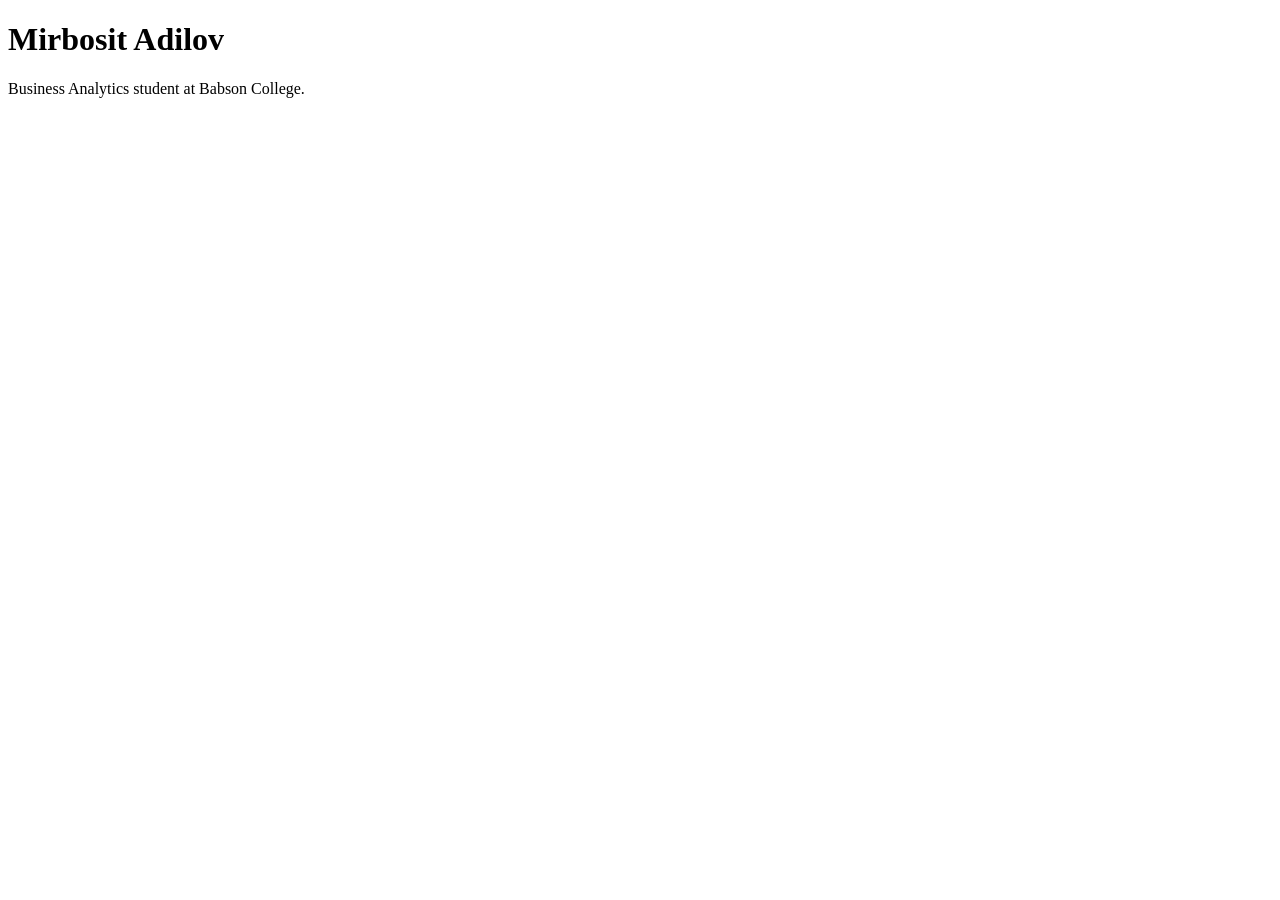
<file: index.html>
<!DOCTYPE html>
<html lang="en">
<head>
  <title>Mirbosit Adilov</title>
</head>
<body>
  <h1>Mirbosit Adilov</h1>
  <p>Business Analytics student at Babson College.</p>

  <nav>
    <a href="hello.html">
</file>
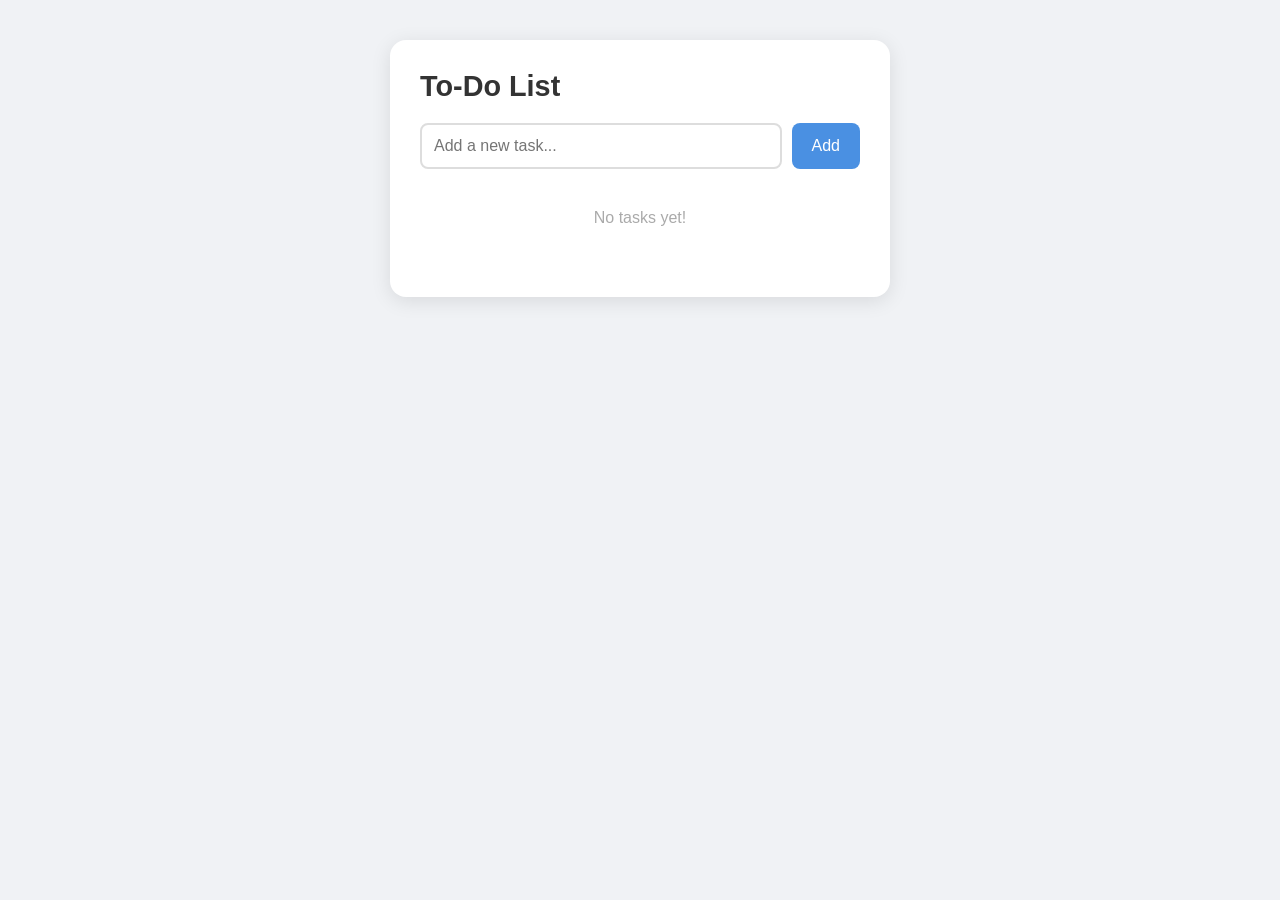
<file: todo/index.html>
<!DOCTYPE html>
<html lang="en">
<head>
  <meta charset="UTF-8">
  <meta name="viewport" content="width=device-width, initial-scale=1.0">
  <title>To-Do App</title>
  <style>
    * { margin: 0; padding: 0; box-sizing: border-box; }
    body {
      font-family: Arial, sans-serif;
      background: #f0f2f5;
      min-height: 100vh;
      padding: 40px 20px;
    }
    .container {
      max-width: 500px;
      margin: 0 auto;
      background: white;
      border-radius: 16px;
      padding: 30px;
      box-shadow: 0 4px 20px rgba(0,0,0,0.1);
    }
    h1 {
      font-size: 1.8em;
      margin-bottom: 20px;
      color: #333;
    }
    .add-row {
      display: flex;
      gap: 10px;
      margin-bottom: 20px;
    }
    input {
      flex: 1;
      padding: 12px;
      border: 2px solid #ddd;
      border-radius: 8px;
      font-size: 1em;
    }
    input:focus { outline: none; border-color: #4a90e2; }
    button {
      padding: 12px 20px;
      background: #4a90e2;
      color: white;
      border: none;
      border-radius: 8px;
      cursor: pointer;
      font-size: 1em;
    }
    button:hover { background: #357abd; }
    .todo-item {
      display: flex;
      align-items: center;
      gap: 12px;
      padding: 12px;
      border-bottom: 1px solid #f0f0f0;
    }
    .todo-item.done span { text-decoration: line-through; color: #aaa; }
    .todo-item span { flex: 1; }
    .delete-btn {
      background: #e74c3c;
      padding: 6px 12px;
      font-size: 0.8em;
    }
    .stats { margin-top: 20px; color: #888; font-size: 0.9em; }
  </style>
</head>
<body>
  <div class="container">
    <h1>To-Do List</h1>
    <div class="add-row">
      <input type="text" id="todoInput" placeholder="Add a new task..." />
      <button onclick="addTodo()">Add</button>
    </div>
    <div id="todoList"></div>
    <div class="stats" id="stats"></div>
  </div>
  <script src="script.js"></script>
</body>
</html>
</file>
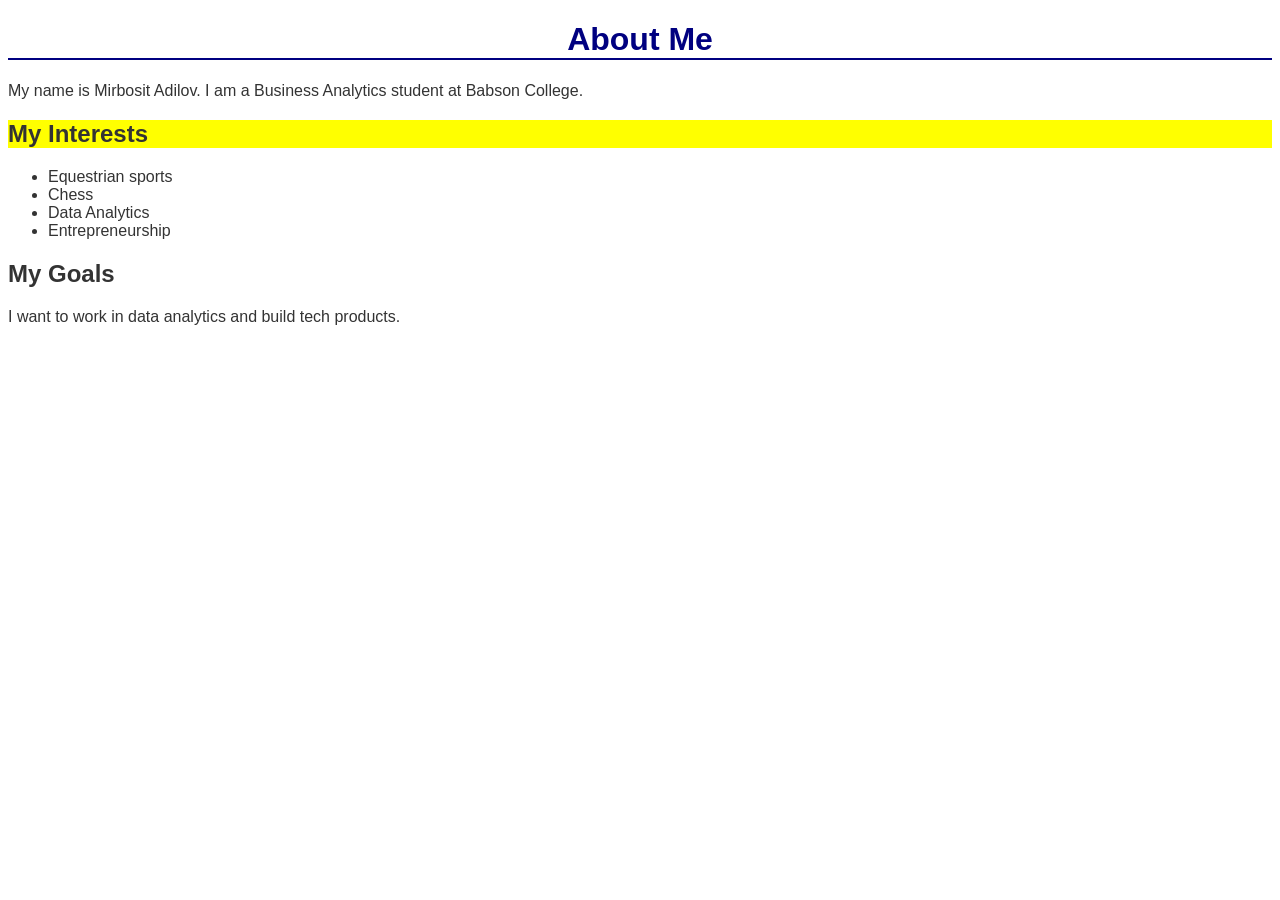
<file: about-me.html>
<!DOCTYPE html>
<html lang="en">
<head>
    <link rel="stylesheet" href="css/styles.css">
  <title>About Me</title>
</head>
<body>
  <h1 id="main-title">About Me</h1>
  <p>My name is Mirbosit Adilov. I am a Business Analytics student at Babson College.</p>

  <h2 class="highlight">My Interests</h2>
  <ul>
    <li>Equestrian sports</li>
    <li>Chess</li>
    <li>Data Analytics</li>
    <li>Entrepreneurship</li>
  </ul>

  <h2>My Goals</h2>
  <p>I want to work in data analytics and build tech products.</p>
</body>
</html>
</file>
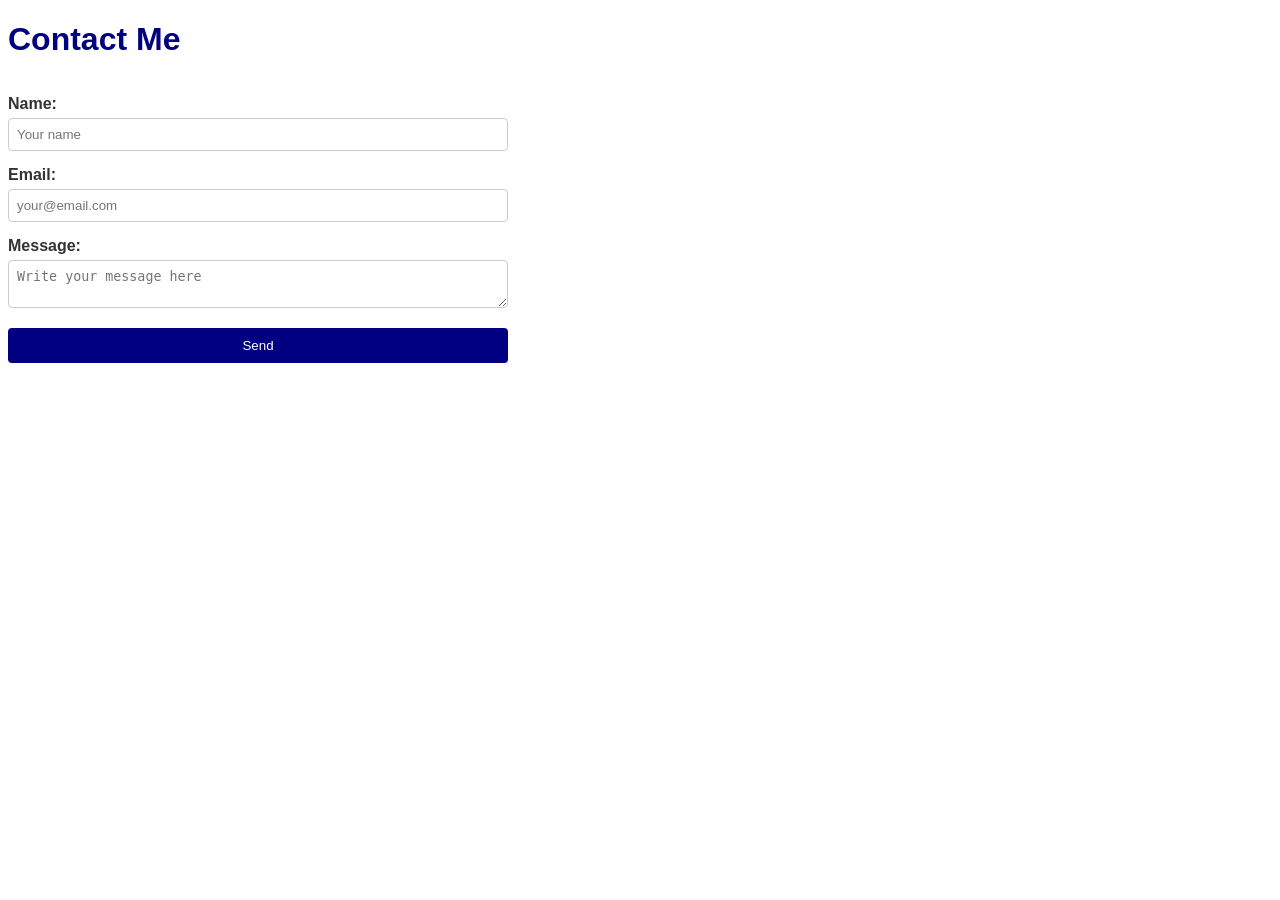
<file: contact.html>
<!doctype html>
<html lang="en">
<head>
  <meta charset="UTF-8" />
  <title>Contact</title>
  <link rel="stylesheet" href="css/styles.css">
</head>
<body>
  <h1>Contact Me</h1>
  <form action="https://oim.zhili.dev/echo/view" method="POST">
    
    <label for="name">Name:</label>
    <input type="text" id="name" name="name" placeholder="Your name" required />

    <label for="email">Email:</label>
    <input type="email" id="email" name="email" placeholder="your@email.com" required />

    <label for="message">Message:</label>
    <textarea id="message" name="message" placeholder="Write your message here" required></textarea>

    <button type="submit">Send</button>
  </form>
</body>
</html>
</file>
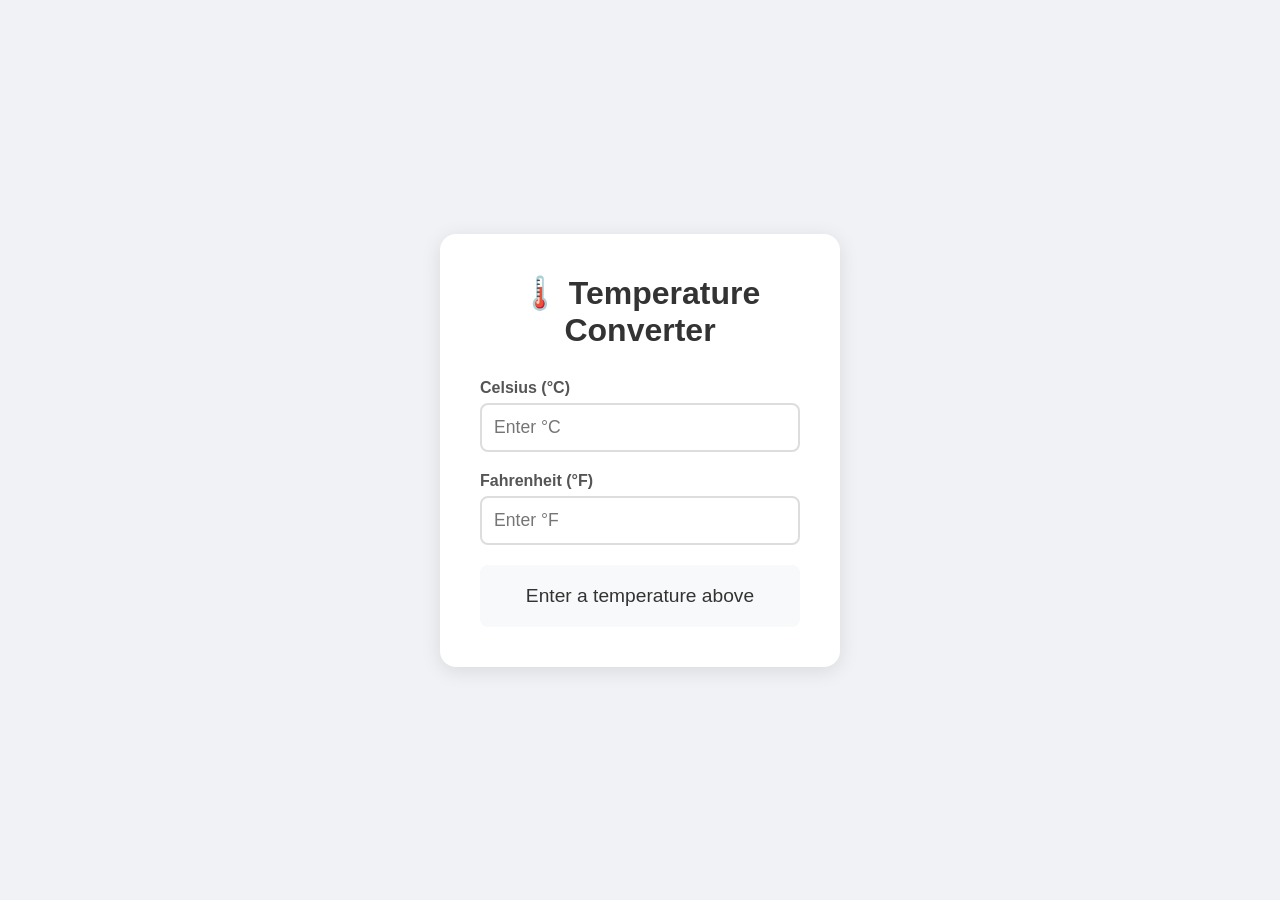
<file: converter.html>
<!DOCTYPE html>
<html lang="en">
<head>
  <meta charset="UTF-8">
  <meta name="viewport" content="width=device-width, initial-scale=1.0">
  <title>Temperature Converter</title>
  <style>
    * { margin: 0; padding: 0; box-sizing: border-box; }
    body {
      font-family: Arial, sans-serif;
      background: #f0f2f5;
      min-height: 100vh;
      display: flex;
      align-items: center;
      justify-content: center;
    }
    .container {
      background: white;
      border-radius: 16px;
      padding: 40px;
      box-shadow: 0 4px 20px rgba(0,0,0,0.1);
      width: 400px;
      text-align: center;
    }
    h1 { margin-bottom: 30px; color: #333; }
    .input-group {
      margin-bottom: 20px;
      text-align: left;
    }
    label {
      display: block;
      margin-bottom: 6px;
      font-weight: bold;
      color: #555;
    }
    input {
      width: 100%;
      padding: 12px;
      border: 2px solid #ddd;
      border-radius: 8px;
      font-size: 1.1em;
    }
    input:focus { outline: none; border-color: #4a90e2; }
    .result {
      background: #f8f9fa;
      border-radius: 8px;
      padding: 20px;
      margin-top: 20px;
      font-size: 1.2em;
      color: #333;
    }
    .result span { color: #4a90e2; font-weight: bold; font-size: 1.4em; }
  </style>
</head>
<body>
  <div class="container">
    <h1>🌡️ Temperature Converter</h1>

    <div class="input-group">
      <label for="celsius">Celsius (°C)</label>
      <input type="number" id="celsius" placeholder="Enter °C" oninput="convertFromC()">
    </div>

    <div class="input-group">
      <label for="fahrenheit">Fahrenheit (°F)</label>
      <input type="number" id="fahrenheit" placeholder="Enter °F" oninput="convertFromF()">
    </div>

    <div class="result" id="result">Enter a temperature above</div>
  </div>

  <script>
    function convertFromC() {
      const c = Number(document.getElementById('celsius').value);
      const f = (c * 9/5) + 32;
      document.getElementById('fahrenheit').value = f.toFixed(1);
      document.getElementById('result').innerHTML = `<span>${c}°C</span> = <span>${f.toFixed(1)}°F</span>`;
    }

    function convertFromF() {
      const f = parseFloat(document.getElementById('fahrenheit').value);
      const c = (f - 32) * 5/9;
      document.getElementById('celsius').value = c.toFixed(1);
      document.getElementById('result').innerHTML = `<span>${f}°F</span> = <span>${c.toFixed(1)}°C</span>`;
    }
  </script>
</body>
</html>
</file>
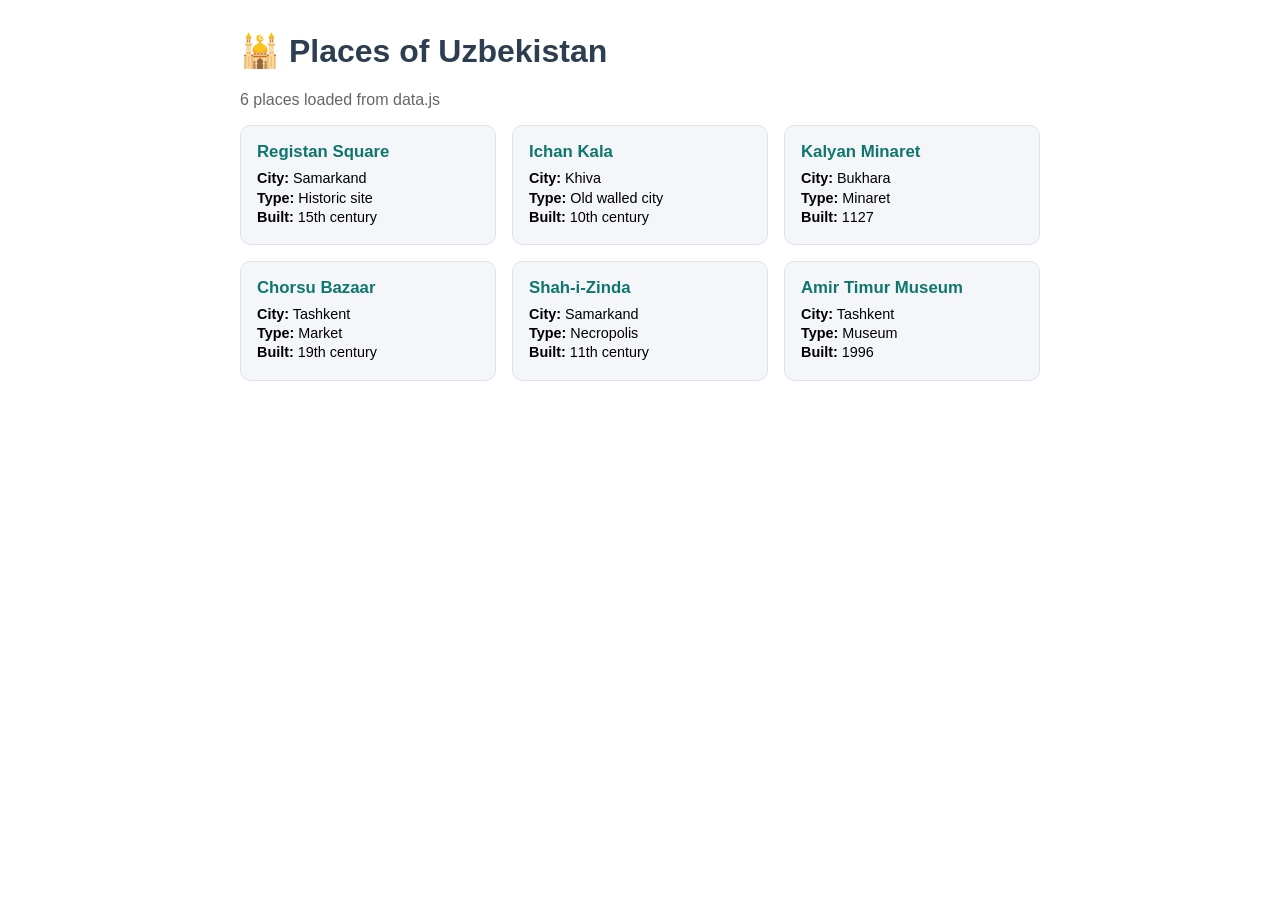
<file: data-app.html>
<!DOCTYPE html>
<html lang="en">
<head>
  <meta charset="UTF-8" />
  <meta name="viewport" content="width=device-width, initial-scale=1.0" />
  <title>Places of Uzbekistan</title>
  <style>
    body { font-family: Arial, sans-serif; max-width: 800px; margin: 2rem auto; padding: 0 1rem; }
    h1 { color: #2c3e50; }
    #count { color: #666; }
    #placesList { display: grid; grid-template-columns: repeat(auto-fill, minmax(220px, 1fr)); gap: 1rem; }
    .card { background: #f4f6f9; border: 1px solid #dde3ec; border-radius: 10px; padding: 1rem; }
    .card h2 { margin: 0 0 0.5rem; font-size: 1.05rem; color: #0f766e; }
    .card p { margin: 0.2rem 0; font-size: 0.9rem; }
  </style>
</head>
<body>

  <h1>🕌 Places of Uzbekistan</h1>
  <p id="count">Loading...</p>
  <div id="placesList"></div>

  <!-- only main.js is linked; it imports data.js itself -->
  <script type="module" src="js/main.js"></script>

</body>
</html>
</file>
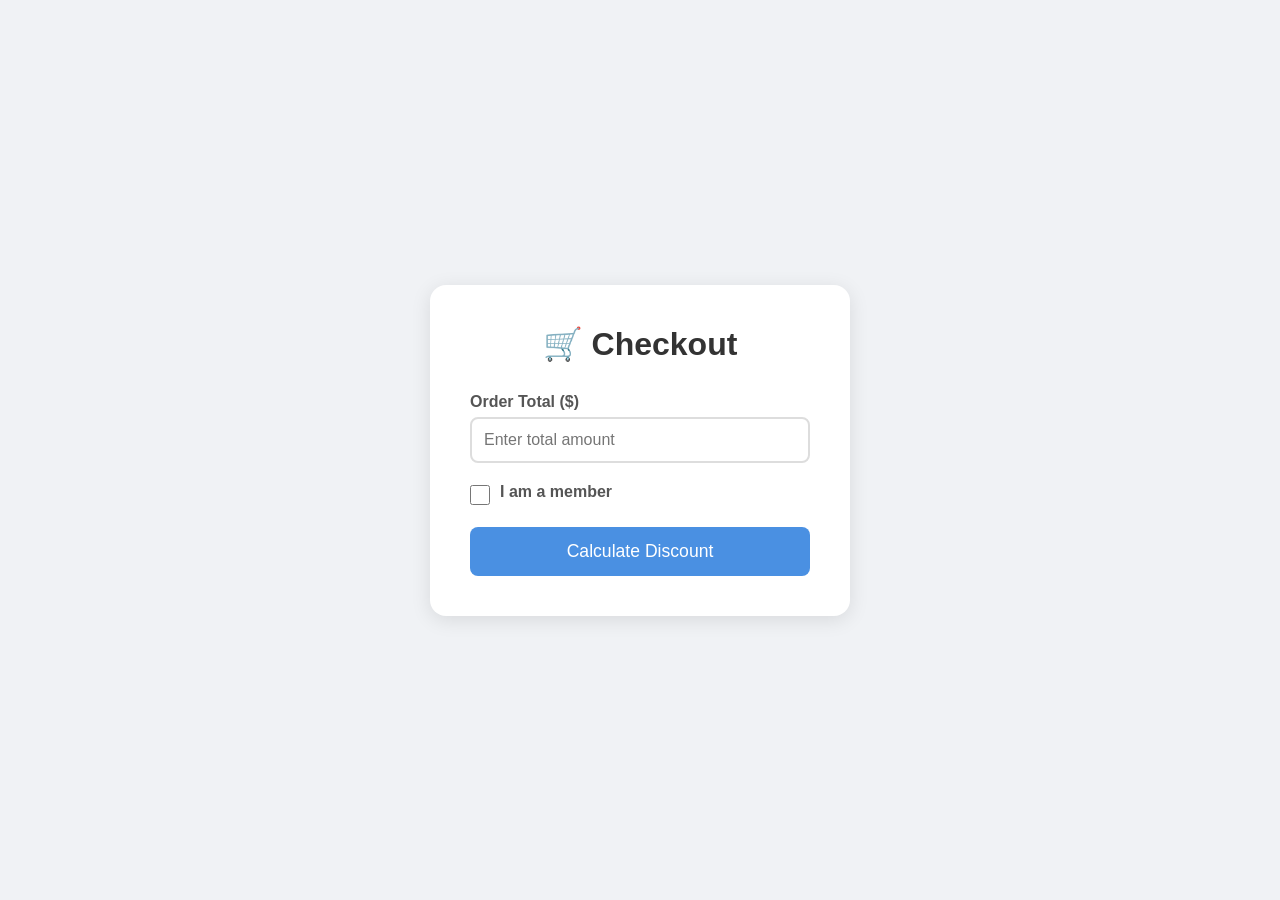
<file: discount.html>
<!DOCTYPE html>
<html lang="en">
<head>
  <meta charset="UTF-8">
  <meta name="viewport" content="width=device-width, initial-scale=1.0">
  <title>Discount Calculator</title>
  <style>
    * { margin: 0; padding: 0; box-sizing: border-box; }
    body {
      font-family: Arial, sans-serif;
      background: #f0f2f5;
      min-height: 100vh;
      display: flex;
      align-items: center;
      justify-content: center;
    }
    .container {
      background: white;
      border-radius: 16px;
      padding: 40px;
      box-shadow: 0 4px 20px rgba(0,0,0,0.1);
      width: 420px;
    }
    h1 { margin-bottom: 30px; color: #333; text-align: center; }
    .input-group { margin-bottom: 20px; }
    label {
      display: block;
      margin-bottom: 6px;
      font-weight: bold;
      color: #555;
    }
    input[type="number"] {
      width: 100%;
      padding: 12px;
      border: 2px solid #ddd;
      border-radius: 8px;
      font-size: 1em;
    }
    input[type="number"]:focus { outline: none; border-color: #4a90e2; }
    .checkbox-group {
      display: flex;
      align-items: center;
      gap: 10px;
      margin-bottom: 20px;
    }
    input[type="checkbox"] { width: 20px; height: 20px; cursor: pointer; }
    button {
      width: 100%;
      padding: 14px;
      background: #4a90e2;
      color: white;
      border: none;
      border-radius: 8px;
      font-size: 1.1em;
      cursor: pointer;
    }
    button:hover { background: #357abd; }
    .result {
      margin-top: 25px;
      background: #f8f9fa;
      border-radius: 8px;
      padding: 20px;
      display: none;
    }
    .result-row {
      display: flex;
      justify-content: space-between;
      margin-bottom: 10px;
      color: #555;
    }
    .result-row.total {
      font-weight: bold;
      font-size: 1.2em;
      color: #333;
      border-top: 2px solid #ddd;
      padding-top: 10px;
      margin-top: 10px;
    }
    .discount-badge {
      background: #2ecc71;
      color: white;
      padding: 4px 12px;
      border-radius: 20px;
      font-size: 0.85em;
    }
  </style>
</head>
<body>
  <div class="container">
    <h1>🛒 Checkout</h1>

    <div class="input-group">
      <label for="total">Order Total ($)</label>
      <input type="number" id="total" placeholder="Enter total amount" min="0">
    </div>

    <div class="checkbox-group">
      <input type="checkbox" id="isMember">
      <label for="isMember">I am a member</label>
    </div>

    <button onclick="calculate()">Calculate Discount</button>

    <div class="result" id="result">
      <div class="result-row">
        <span>Original Price</span>
        <span id="originalPrice"></span>
      </div>
      <div class="result-row">
        <span>Discount <span class="discount-badge" id="discountBadge"></span></span>
        <span id="discountAmount"></span>
      </div>
      <div class="result-row total">
        <span>Total to Pay</span>
        <span id="finalPrice"></span>
      </div>
    </div>
  </div>

  <script>
    function getDiscount(total, isMember) {
      if (isMember && total >= 100) {
        return 0.20;
      } else if (isMember) {
        return 0.10;
      } else if (total >= 100) {
        return 0.10;
      } else {
        return 0.05;
      }
    }

    function calculate() {
      const total = Number(document.getElementById('total').value);
      const isMember = document.getElementById('isMember').checked;

      if (!total || total <= 0) {
        alert('Please enter a valid amount');
        return;
      }

      const discountRate = getDiscount(total, isMember);
      const discountAmount = total * discountRate;
      const finalPrice = total - discountAmount;

      document.getElementById('originalPrice').textContent = '$' + total.toFixed(2);
      document.getElementById('discountBadge').textContent = (discountRate * 100) + '% off';
      document.getElementById('discountAmount').textContent = '-$' + discountAmount.toFixed(2);
      document.getElementById('finalPrice').textContent = '$' + finalPrice.toFixed(2);
      document.getElementById('result').style.display = 'block';
    }
  </script>
</body>
</html>
</file>
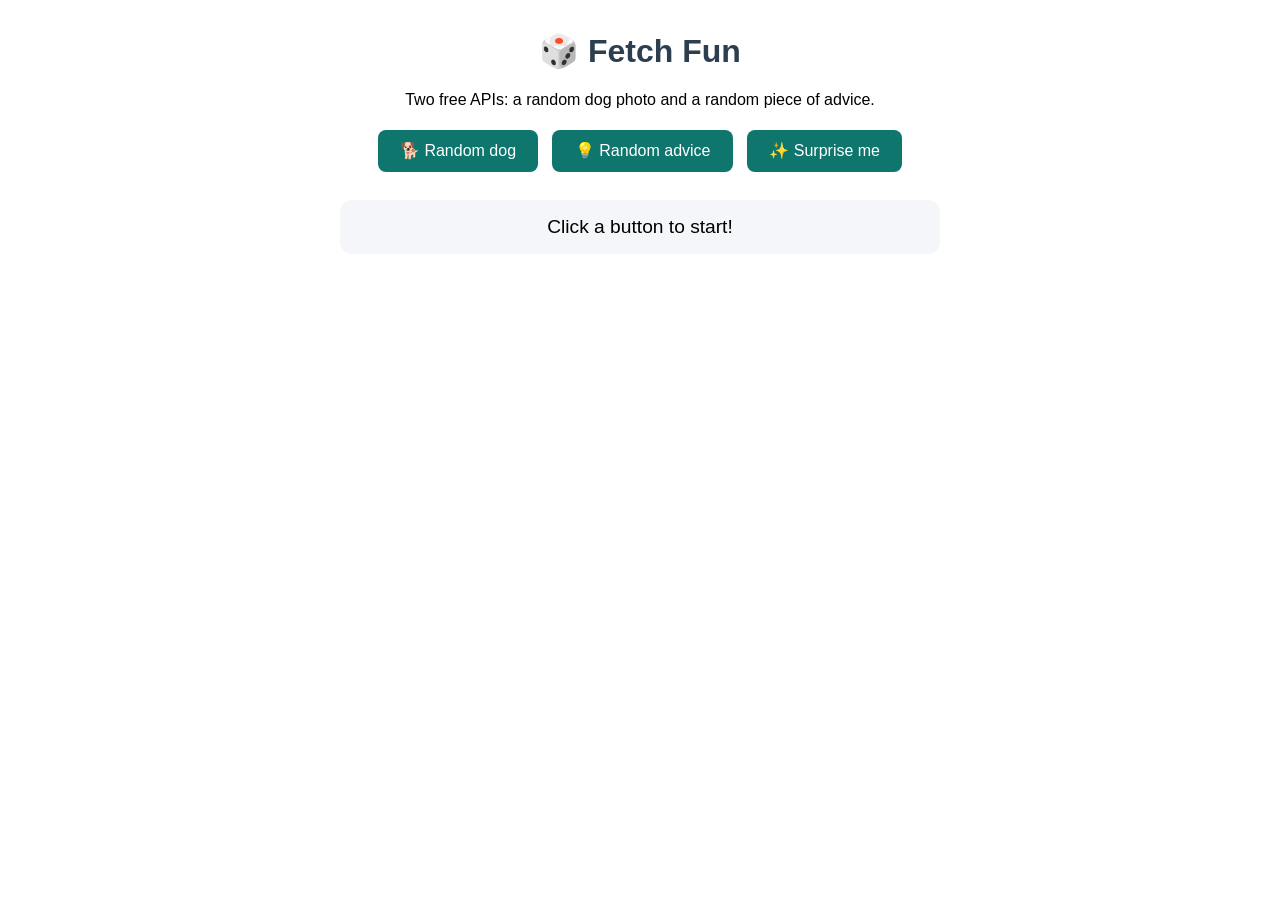
<file: fetch-fun.html>
<!DOCTYPE html>
<html lang="en">
<head>
  <meta charset="UTF-8" />
  <meta name="viewport" content="width=device-width, initial-scale=1.0" />
  <title>Fetch Fun</title>
  <style>
    body { font-family: Arial, sans-serif; max-width: 600px; margin: 2rem auto; padding: 0 1rem; text-align: center; }
    h1 { color: #2c3e50; }
    button { padding: 0.7rem 1.4rem; border: none; border-radius: 8px; background: #0f766e;
             color: white; font-size: 1rem; cursor: pointer; margin: 0.3rem; }
    button:hover { background: #0d5f59; }
    #output { margin-top: 1.5rem; min-height: 120px; }
    #output img { max-width: 100%; border-radius: 12px; }
    #output p { font-size: 1.2rem; background: #f4f6f9; padding: 1rem; border-radius: 12px; }
    .error { color: #c0392b; }
  </style>
</head>
<body>

  <h1>🎲 Fetch Fun</h1>
  <p>Two free APIs: a random dog photo and a random piece of advice.</p>

  <button id="dogBtn">🐕 Random dog</button>
  <button id="adviceBtn">💡 Random advice</button>
  <button id="surpriseBtn">✨ Surprise me</button>

  <div id="output"><p>Click a button to start!</p></div>

  <script>
    const output = document.getElementById("output");

    // API 1: Dog CEO — random dog image
    async function getDog() {
      output.innerHTML = "<p>Loading a dog...</p>";
      try {
        const response = await fetch("https://dog.ceo/api/breeds/image/random");
        if (!response.ok) throw new Error("HTTP " + response.status);
        const data = await response.json();
        // the field we need is data.message (the image URL)
        output.innerHTML = `<img src="${data.message}" alt="A random dog" />`;
      } catch (err) {
        output.innerHTML = '<p class="error">Could not fetch a dog: ' + err.message + "</p>";
      }
    }

    // API 2: Advice Slip — random advice
    async function getAdvice() {
      output.innerHTML = "<p>Loading advice...</p>";
      try {
        const response = await fetch("https://api.adviceslip.com/advice");
        if (!response.ok) throw new Error("HTTP " + response.status);
        const data = await response.json();
        // the field we need is data.slip.advice
        output.innerHTML = `<p>"${data.slip.advice}"</p>`;
      } catch (err) {
        output.innerHTML = '<p class="error">Could not fetch advice: ' + err.message + "</p>";
      }
    }

    // Surprise me: randomly pick one of the two APIs
    function surprise() {
      if (Math.random() < 0.5) {
        getDog();
      } else {
        getAdvice();
      }
    }

    document.getElementById("dogBtn").addEventListener("click", getDog);
    document.getElementById("adviceBtn").addEventListener("click", getAdvice);
    document.getElementById("surpriseBtn").addEventListener("click", surprise);
  </script>

</body>
</html>
</file>
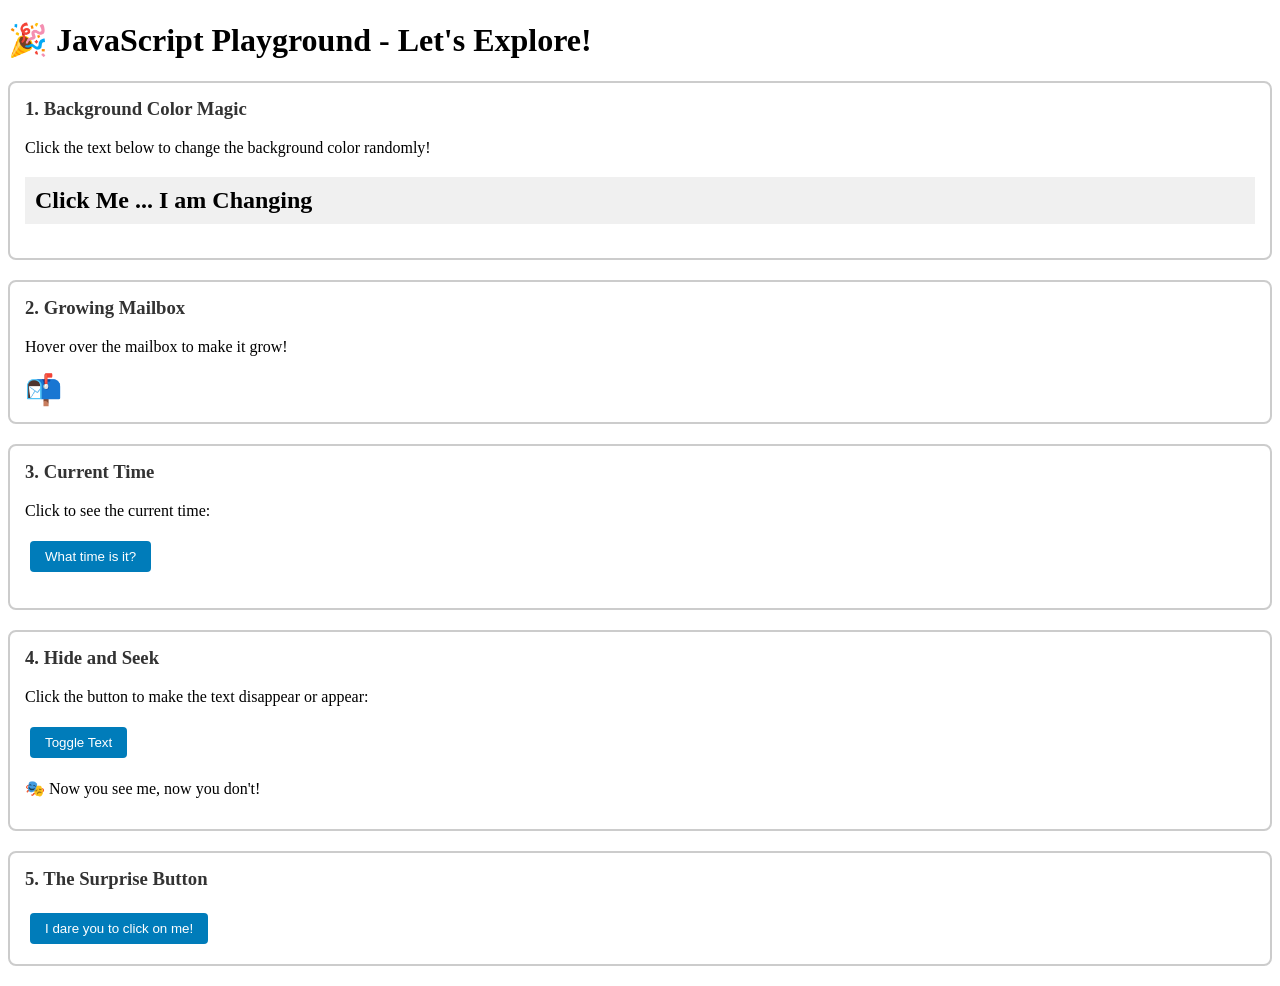
<file: js-demo.html>
<!DOCTYPE html>
<html lang="en">
  <head>
    <meta charset="UTF-8" />
    <meta name="viewport" content="width=device-width, initial-scale=1.0" />
    <title>Introduction to JavaScript - Demo</title>
    <style>
      .demo-section {
        border: 2px solid #ccc;
        margin: 20px 0;
        padding: 15px;
        border-radius: 8px;
      }
      .demo-section h3 {
        color: #333;
        margin-top: 0;
      }
      button {
        padding: 8px 15px;
        margin: 5px;
        cursor: pointer;
        border: none;
        border-radius: 4px;
        background: #007cba;
        color: white;
      }
      button:hover {
        background: #005a8a;
      }
      .hidden {
        display: none;
      }
      #colorChanger {
        cursor: pointer;
        padding: 10px;
        background: #f0f0f0;
      }
      #mailbox {
        font-size: 30px;
        display: inline-block;
        cursor: pointer;
      }
    </style>
  </head>
  <body>
    <h1>🎉 JavaScript Playground - Let's Explore!</h1>

    <div class="demo-section">
      <h3>1. Background Color Magic</h3>
      <p>Click the text below to change the background color randomly!</p>
      <h2 id="colorChanger">Click Me ... I am Changing</h2>
    </div>

    <div class="demo-section">
      <h3>2. Growing Mailbox</h3>
      <p>Hover over the mailbox to make it grow!</p>
      <span id="mailbox" role="img" aria-label="mailbox">📬</span>
    </div>

    <div class="demo-section">
      <h3>3. Current Time</h3>
      <p>Click to see the current time:</p>
      <button id="timeBtn">What time is it?</button>
      <p id="timeDisplay"></p>
    </div>

    <div class="demo-section">
      <h3>4. Hide and Seek</h3>
      <p>Click the button to make the text disappear or appear:</p>
      <button id="toggleBtn">Toggle Text</button>
      <p id="hiddenText">🎭 Now you see me, now you don't!</p>
    </div>

    <div class="demo-section">
      <h3>5. The Surprise Button</h3>
      <button onclick="surpriseMe()">I dare you to click on me!</button>
    </div>
    <script>
      function changeBackgroundColor() {
        const bgColors = [
          "#FFE5E5",
          "#E5F3FF",
          "#E5FFE5",
          "#FFF5E5",
          "#F0E5FF",
          "#FFE5F0",
        ];
        const n = bgColors.length;
        const randIndex = Math.floor(Math.random() * n);
        const body = document.querySelector("body");
        body.style.backgroundColor = bgColors[randIndex];
      }

      document
        .querySelector("#colorChanger")
        .addEventListener("click", function () {
          changeBackgroundColor();
        });

      const mailbox = document.querySelector("#mailbox");
      function enlargeMailbox() {
        let size = parseInt(mailbox.style.fontSize) || 30;
        size = size + 10;
        if (size > 200) size = 30;
        mailbox.style.fontSize = size + "px";
      }
      mailbox.addEventListener("mouseover", function () {
        enlargeMailbox();
      });

      document.getElementById("timeBtn").addEventListener("click", () => {
        const now = new Date();
        const timeString = now.toLocaleTimeString();
        const dateString = now.toLocaleDateString();
        document.getElementById(
          "timeDisplay"
        ).textContent = `🕐 ${timeString} on ${dateString}`;
      });

      function toggleText() {
        const text = document.getElementById("hiddenText");
        if (text.classList.contains("hidden")) {
          text.classList.remove("hidden");
        } else {
          text.classList.add("hidden");
        }
      }

      document
        .getElementById("toggleBtn")
        .addEventListener("click", function () {
          toggleText();
        });

      function surpriseMe() {
        window.alert("Surprise! 🎉");

        if (confirm("Want to see something cool? 🌟")) {
          window.open("https://youtu.be/dQw4w9WgXcQ", "_blank");
        }
      }

      document.addEventListener("DOMContentLoaded", function () {
        console.log("🎮 Welcome to JavaScript Playground!");
        console.log(
          "💡 Try opening the Developer Tools and look at this console!"
        );
        console.log(
          "🔍 Press F12 or right-click → 'Inspect Element' → 'Console' tab"
        );
      });
    </script>
  </body>
</html>
</file>
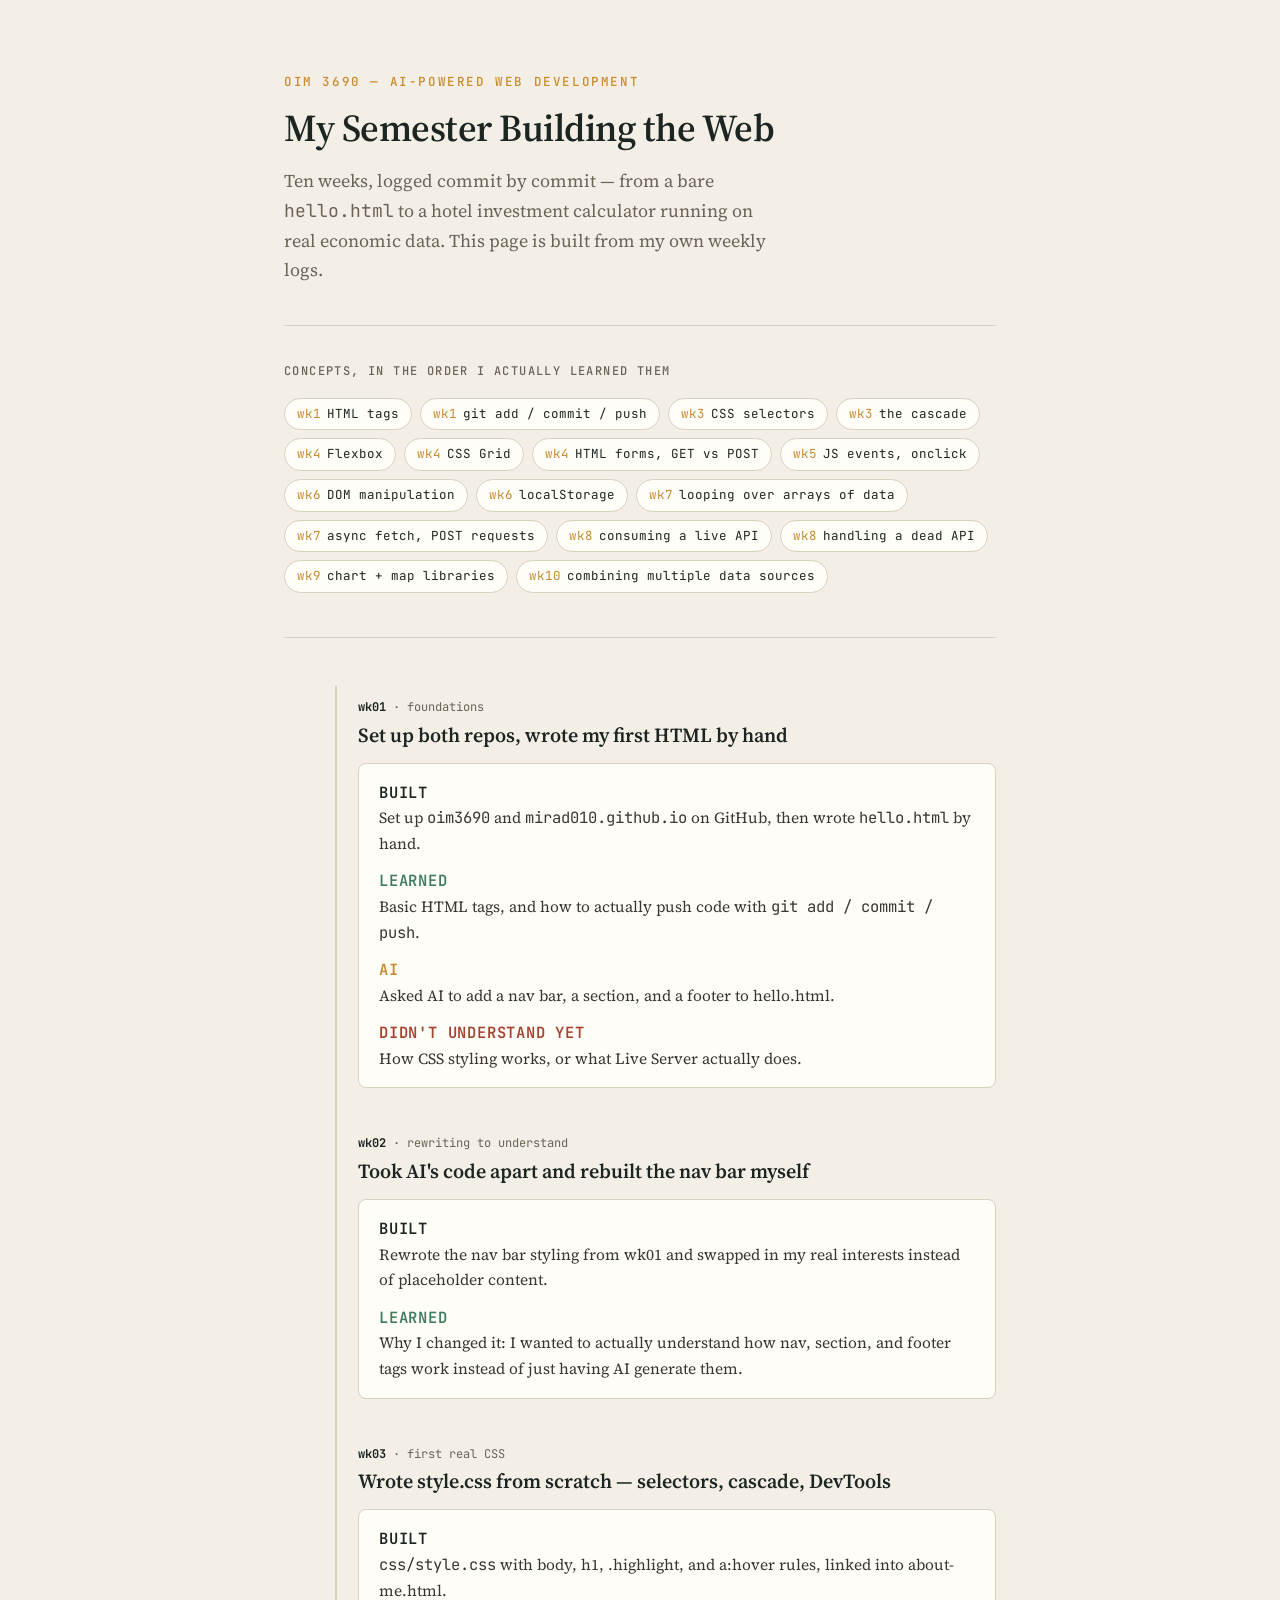
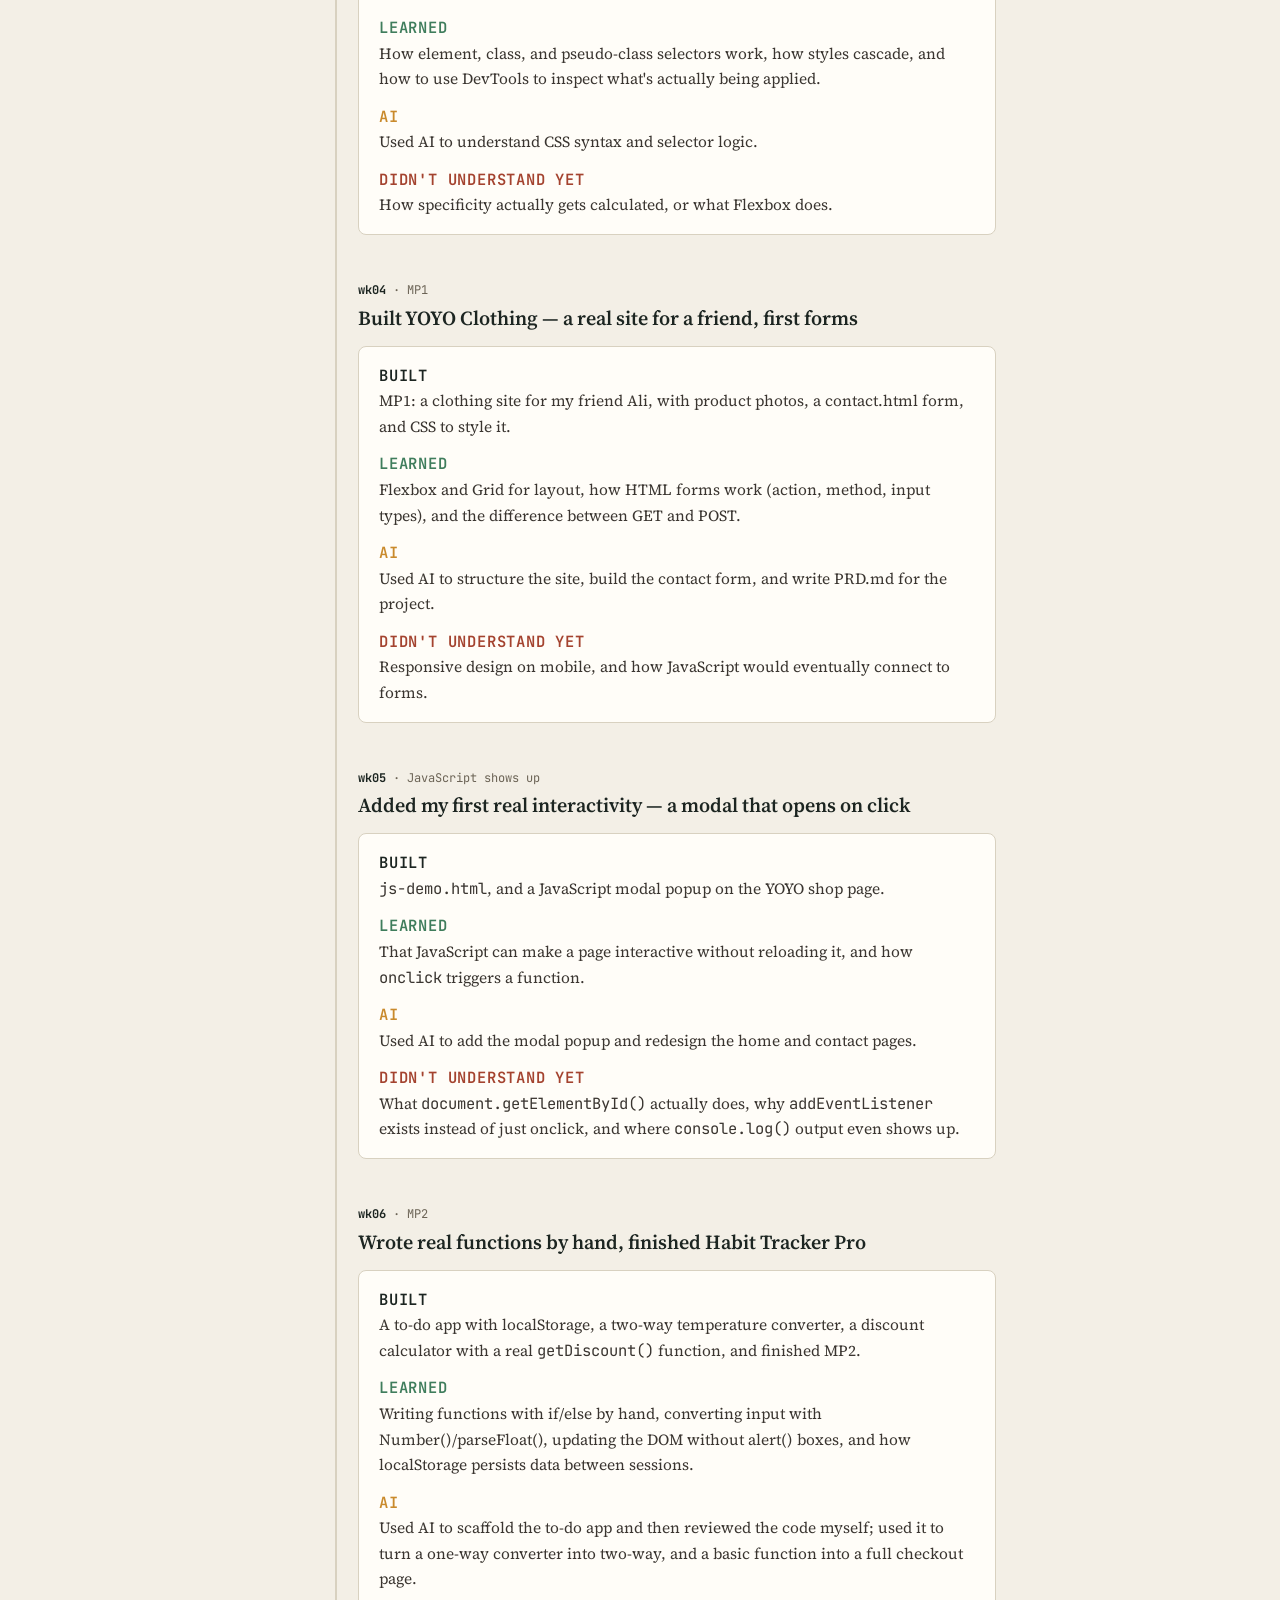
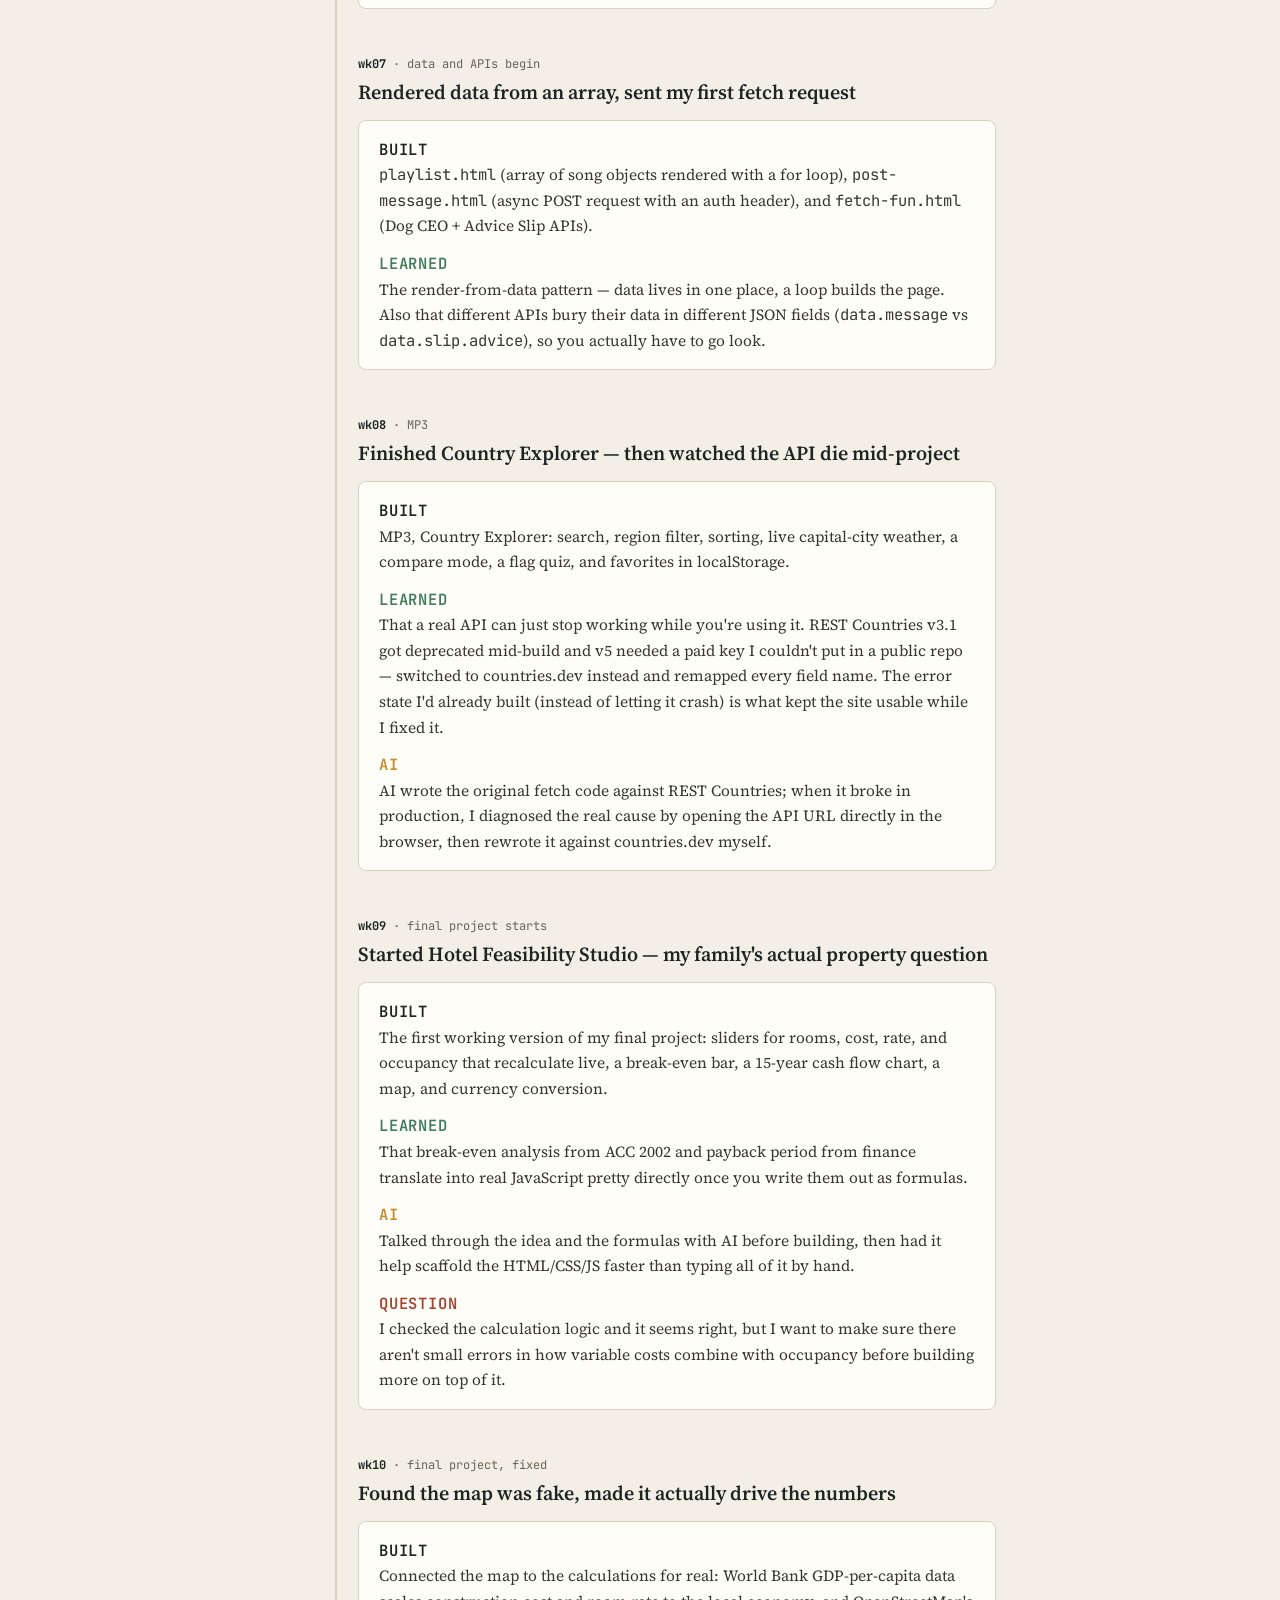
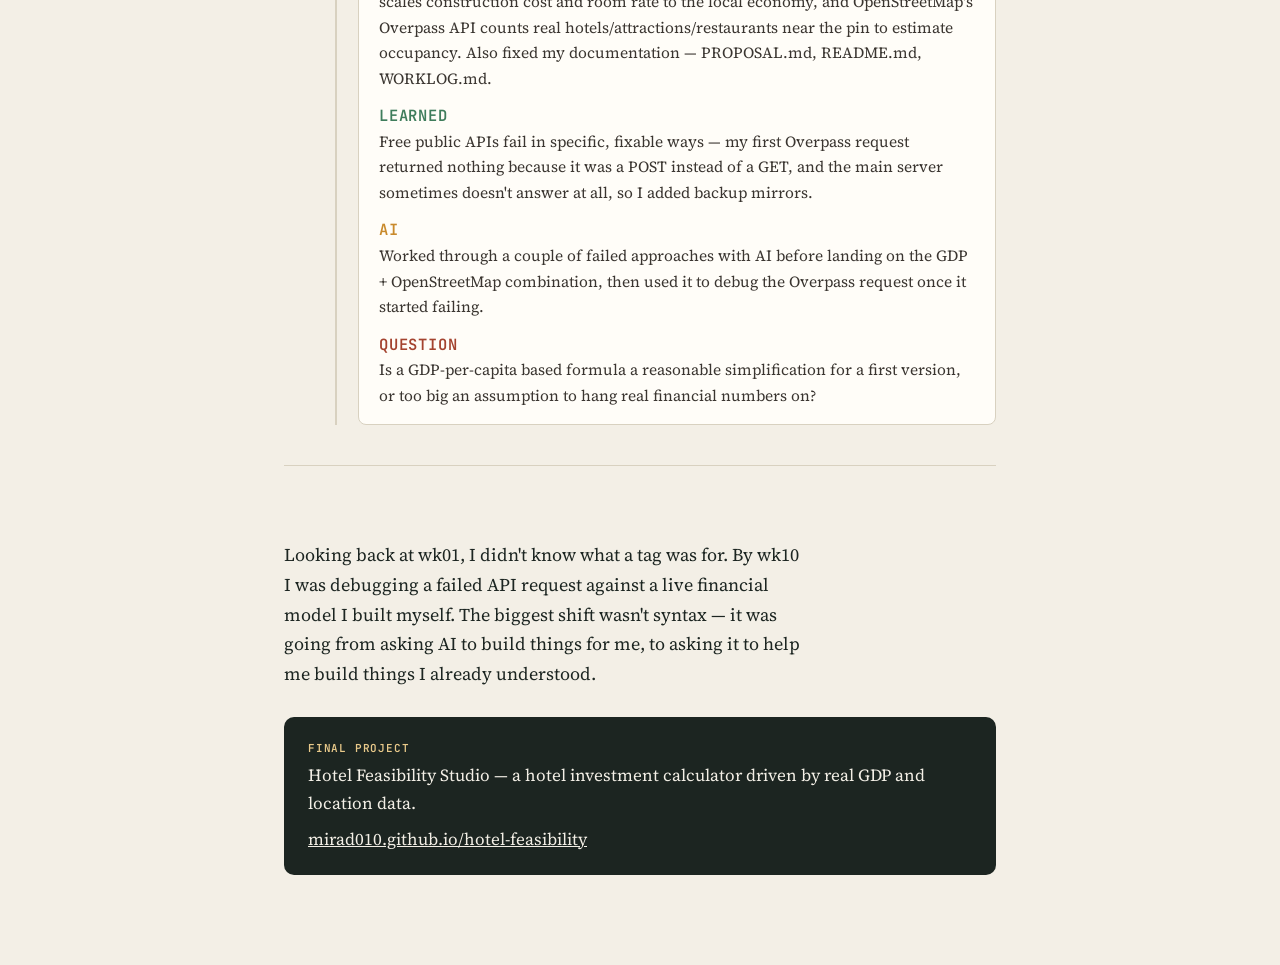
<file: learning-journey.html>
<!DOCTYPE html>
<html lang="en">
<head>
<meta charset="utf-8">
<meta name="viewport" content="width=device-width, initial-scale=1">
<title>My Semester Building the Web — Learning Journey</title>
<link href="https://fonts.googleapis.com/css2?family=JetBrains+Mono:wght@400;500;700&family=Source+Serif+4:opsz,wght@8..60,400;8..60,500;8..60,600&display=swap" rel="stylesheet">
<style>
:root{
  --ink:#1c2521;
  --paper:#f3efe6;
  --panel:#fffdf8;
  --line:#d8d1c0;
  --muted:#6b6355;
  --amber:#c98a2c;
  --green:#3f7d5c;
  --rust:#a4432f;
}
*{box-sizing:border-box}
html{scroll-behavior:smooth}
body{
  margin:0;
  background:var(--paper);
  color:var(--ink);
  font-family:'Source Serif 4',Georgia,serif;
  font-size:17px;
  line-height:1.65;
}
.mono{font-family:'JetBrains Mono',monospace}
.wrap{max-width:760px;margin:0 auto;padding:0 24px}

header{padding:72px 0 40px;border-bottom:1px solid var(--line)}
.eyebrow{
  font-family:'JetBrains Mono',monospace;font-size:12.5px;letter-spacing:1.6px;
  text-transform:uppercase;color:var(--amber);margin:0 0 14px;font-weight:500;
}
h1{
  font-size:38px;font-weight:600;letter-spacing:-0.5px;margin:0 0 16px;line-height:1.15;
}
.lede{color:var(--muted);font-size:18px;max-width:56ch;margin:0}

/* skill strip */
.skills{padding:36px 0 44px;border-bottom:1px solid var(--line)}
.skills h2{
  font-family:'JetBrains Mono',monospace;font-size:12px;letter-spacing:1.4px;
  text-transform:uppercase;color:var(--muted);font-weight:500;margin:0 0 16px;
}
.skillrow{display:flex;flex-wrap:wrap;gap:8px}
.chip{
  font-family:'JetBrains Mono',monospace;font-size:12.5px;
  background:var(--panel);border:1px solid var(--line);color:var(--ink);
  padding:5px 12px;border-radius:20px;white-space:nowrap;
}
.chip .wk{color:var(--amber);margin-right:6px}

/* timeline */
main{padding:48px 0 20px;position:relative}
.branch{
  position:absolute;left:calc(24px + 27px);top:48px;bottom:20px;width:2px;
  background:var(--line);
}
.commit{position:relative;padding-left:74px;margin-bottom:46px}
.commit:last-child{margin-bottom:0}
.node{
  position:absolute;left:20px;top:4px;width:16px;height:16px;border-radius:50%;
  background:var(--paper);border:2px solid var(--ink);z-index:1;
}
.commit.milestone .node{background:var(--amber);border-color:var(--amber)}
.hash{font-family:'JetBrains Mono',monospace;font-size:12px;color:var(--muted);margin-bottom:4px}
.hash .wknum{color:var(--ink);font-weight:700}
.msg{font-size:20px;font-weight:600;margin:2px 0 14px;line-height:1.35}
.card{
  background:var(--panel);border:1px solid var(--line);border-radius:8px;
  padding:16px 20px;
}
.field{margin:0 0 12px}
.field:last-child{margin-bottom:0}
.flabel{
  font-family:'JetBrains Mono',monospace;font-size:11px;letter-spacing:.8px;
  text-transform:uppercase;font-weight:600;margin:0 0 4px;
}
.flabel.built{color:var(--ink)}
.flabel.learned{color:var(--green)}
.flabel.ai{color:var(--amber)}
.flabel.q{color:var(--rust)}
.field p{margin:0;font-size:15.5px;color:#3a3530}

/* closing */
footer{
  padding:56px 0 90px;border-top:1px solid var(--line);margin-top:20px;
}
.closing{font-size:18px;max-width:58ch}
.closing a{color:var(--ink)}
.finalcard{
  margin-top:28px;background:var(--ink);color:var(--paper);border-radius:10px;
  padding:22px 24px;
}
.finalcard .flabel{color:#e8c98a}
.finalcard a{color:var(--paper);text-decoration:underline}

@media (max-width:640px){
  h1{font-size:29px}
  .msg{font-size:18px}
  .commit{padding-left:56px}
  .node{left:14px}
  .branch{left:calc(14px + 7px)}
}
@media (prefers-reduced-motion: reduce){
  html{scroll-behavior:auto}
}
:focus-visible{outline:2px solid var(--amber);outline-offset:2px}
</style>
</head>
<body>

<div class="wrap">
  <header>
    <p class="eyebrow">OIM 3690 — AI-Powered Web Development</p>
    <h1>My Semester Building the Web</h1>
    <p class="lede">Ten weeks, logged commit by commit — from a bare <span class="mono">hello.html</span> to a hotel investment calculator running on real economic data. This page is built from my own weekly logs.</p>
  </header>

  <section class="skills">
    <h2>Concepts, in the order I actually learned them</h2>
    <div class="skillrow">
      <span class="chip"><span class="wk">wk1</span>HTML tags</span>
      <span class="chip"><span class="wk">wk1</span>git add / commit / push</span>
      <span class="chip"><span class="wk">wk3</span>CSS selectors</span>
      <span class="chip"><span class="wk">wk3</span>the cascade</span>
      <span class="chip"><span class="wk">wk4</span>Flexbox</span>
      <span class="chip"><span class="wk">wk4</span>CSS Grid</span>
      <span class="chip"><span class="wk">wk4</span>HTML forms, GET vs POST</span>
      <span class="chip"><span class="wk">wk5</span>JS events, onclick</span>
      <span class="chip"><span class="wk">wk6</span>DOM manipulation</span>
      <span class="chip"><span class="wk">wk6</span>localStorage</span>
      <span class="chip"><span class="wk">wk7</span>looping over arrays of data</span>
      <span class="chip"><span class="wk">wk7</span>async fetch, POST requests</span>
      <span class="chip"><span class="wk">wk8</span>consuming a live API</span>
      <span class="chip"><span class="wk">wk8</span>handling a dead API</span>
      <span class="chip"><span class="wk">wk9</span>chart + map libraries</span>
      <span class="chip"><span class="wk">wk10</span>combining multiple data sources</span>
    </div>
  </section>

  <main>
    <div class="branch" aria-hidden="true"></div>

    <article class="commit">
      <p class="hash"><span class="wknum">wk01</span> · foundations</p>
      <h3 class="msg">Set up both repos, wrote my first HTML by hand</h3>
      <div class="card">
        <div class="field"><p class="flabel built">Built</p><p>Set up <span class="mono">oim3690</span> and <span class="mono">mirad010.github.io</span> on GitHub, then wrote <span class="mono">hello.html</span> by hand.</p></div>
        <div class="field"><p class="flabel learned">Learned</p><p>Basic HTML tags, and how to actually push code with <span class="mono">git add / commit / push</span>.</p></div>
        <div class="field"><p class="flabel ai">AI</p><p>Asked AI to add a nav bar, a section, and a footer to hello.html.</p></div>
        <div class="field"><p class="flabel q">Didn't understand yet</p><p>How CSS styling works, or what Live Server actually does.</p></div>
      </div>
    </article>

    <article class="commit">
      <p class="hash"><span class="wknum">wk02</span> · rewriting to understand</p>
      <h3 class="msg">Took AI's code apart and rebuilt the nav bar myself</h3>
      <div class="card">
        <div class="field"><p class="flabel built">Built</p><p>Rewrote the nav bar styling from wk01 and swapped in my real interests instead of placeholder content.</p></div>
        <div class="field"><p class="flabel learned">Learned</p><p>Why I changed it: I wanted to actually understand how nav, section, and footer tags work instead of just having AI generate them.</p></div>
      </div>
    </article>

    <article class="commit">
      <p class="hash"><span class="wknum">wk03</span> · first real CSS</p>
      <h3 class="msg">Wrote style.css from scratch — selectors, cascade, DevTools</h3>
      <div class="card">
        <div class="field"><p class="flabel built">Built</p><p><span class="mono">css/style.css</span> with body, h1, .highlight, and a:hover rules, linked into about-me.html.</p></div>
        <div class="field"><p class="flabel learned">Learned</p><p>How element, class, and pseudo-class selectors work, how styles cascade, and how to use DevTools to inspect what's actually being applied.</p></div>
        <div class="field"><p class="flabel ai">AI</p><p>Used AI to understand CSS syntax and selector logic.</p></div>
        <div class="field"><p class="flabel q">Didn't understand yet</p><p>How specificity actually gets calculated, or what Flexbox does.</p></div>
      </div>
    </article>

    <article class="commit milestone">
      <p class="hash"><span class="wknum">wk04</span> · MP1</p>
      <h3 class="msg">Built YOYO Clothing — a real site for a friend, first forms</h3>
      <div class="card">
        <div class="field"><p class="flabel built">Built</p><p>MP1: a clothing site for my friend Ali, with product photos, a contact.html form, and CSS to style it.</p></div>
        <div class="field"><p class="flabel learned">Learned</p><p>Flexbox and Grid for layout, how HTML forms work (action, method, input types), and the difference between GET and POST.</p></div>
        <div class="field"><p class="flabel ai">AI</p><p>Used AI to structure the site, build the contact form, and write PRD.md for the project.</p></div>
        <div class="field"><p class="flabel q">Didn't understand yet</p><p>Responsive design on mobile, and how JavaScript would eventually connect to forms.</p></div>
      </div>
    </article>

    <article class="commit">
      <p class="hash"><span class="wknum">wk05</span> · JavaScript shows up</p>
      <h3 class="msg">Added my first real interactivity — a modal that opens on click</h3>
      <div class="card">
        <div class="field"><p class="flabel built">Built</p><p><span class="mono">js-demo.html</span>, and a JavaScript modal popup on the YOYO shop page.</p></div>
        <div class="field"><p class="flabel learned">Learned</p><p>That JavaScript can make a page interactive without reloading it, and how <span class="mono">onclick</span> triggers a function.</p></div>
        <div class="field"><p class="flabel ai">AI</p><p>Used AI to add the modal popup and redesign the home and contact pages.</p></div>
        <div class="field"><p class="flabel q">Didn't understand yet</p><p>What <span class="mono">document.getElementById()</span> actually does, why <span class="mono">addEventListener</span> exists instead of just onclick, and where <span class="mono">console.log()</span> output even shows up.</p></div>
      </div>
    </article>

    <article class="commit milestone">
      <p class="hash"><span class="wknum">wk06</span> · MP2</p>
      <h3 class="msg">Wrote real functions by hand, finished Habit Tracker Pro</h3>
      <div class="card">
        <div class="field"><p class="flabel built">Built</p><p>A to-do app with localStorage, a two-way temperature converter, a discount calculator with a real <span class="mono">getDiscount()</span> function, and finished MP2.</p></div>
        <div class="field"><p class="flabel learned">Learned</p><p>Writing functions with if/else by hand, converting input with Number()/parseFloat(), updating the DOM without alert() boxes, and how localStorage persists data between sessions.</p></div>
        <div class="field"><p class="flabel ai">AI</p><p>Used AI to scaffold the to-do app and then reviewed the code myself; used it to turn a one-way converter into two-way, and a basic function into a full checkout page.</p></div>
      </div>
    </article>

    <article class="commit">
      <p class="hash"><span class="wknum">wk07</span> · data and APIs begin</p>
      <h3 class="msg">Rendered data from an array, sent my first fetch request</h3>
      <div class="card">
        <div class="field"><p class="flabel built">Built</p><p><span class="mono">playlist.html</span> (array of song objects rendered with a for loop), <span class="mono">post-message.html</span> (async POST request with an auth header), and <span class="mono">fetch-fun.html</span> (Dog CEO + Advice Slip APIs).</p></div>
        <div class="field"><p class="flabel learned">Learned</p><p>The render-from-data pattern — data lives in one place, a loop builds the page. Also that different APIs bury their data in different JSON fields (<span class="mono">data.message</span> vs <span class="mono">data.slip.advice</span>), so you actually have to go look.</p></div>
      </div>
    </article>

    <article class="commit milestone">
      <p class="hash"><span class="wknum">wk08</span> · MP3</p>
      <h3 class="msg">Finished Country Explorer — then watched the API die mid-project</h3>
      <div class="card">
        <div class="field"><p class="flabel built">Built</p><p>MP3, Country Explorer: search, region filter, sorting, live capital-city weather, a compare mode, a flag quiz, and favorites in localStorage.</p></div>
        <div class="field"><p class="flabel learned">Learned</p><p>That a real API can just stop working while you're using it. REST Countries v3.1 got deprecated mid-build and v5 needed a paid key I couldn't put in a public repo — switched to countries.dev instead and remapped every field name. The error state I'd already built (instead of letting it crash) is what kept the site usable while I fixed it.</p></div>
        <div class="field"><p class="flabel ai">AI</p><p>AI wrote the original fetch code against REST Countries; when it broke in production, I diagnosed the real cause by opening the API URL directly in the browser, then rewrote it against countries.dev myself.</p></div>
      </div>
    </article>

    <article class="commit milestone">
      <p class="hash"><span class="wknum">wk09</span> · final project starts</p>
      <h3 class="msg">Started Hotel Feasibility Studio — my family's actual property question</h3>
      <div class="card">
        <div class="field"><p class="flabel built">Built</p><p>The first working version of my final project: sliders for rooms, cost, rate, and occupancy that recalculate live, a break-even bar, a 15-year cash flow chart, a map, and currency conversion.</p></div>
        <div class="field"><p class="flabel learned">Learned</p><p>That break-even analysis from ACC 2002 and payback period from finance translate into real JavaScript pretty directly once you write them out as formulas.</p></div>
        <div class="field"><p class="flabel ai">AI</p><p>Talked through the idea and the formulas with AI before building, then had it help scaffold the HTML/CSS/JS faster than typing all of it by hand.</p></div>
        <div class="field"><p class="flabel q">Question</p><p>I checked the calculation logic and it seems right, but I want to make sure there aren't small errors in how variable costs combine with occupancy before building more on top of it.</p></div>
      </div>
    </article>

    <article class="commit milestone">
      <p class="hash"><span class="wknum">wk10</span> · final project, fixed</p>
      <h3 class="msg">Found the map was fake, made it actually drive the numbers</h3>
      <div class="card">
        <div class="field"><p class="flabel built">Built</p><p>Connected the map to the calculations for real: World Bank GDP-per-capita data scales construction cost and room rate to the local economy, and OpenStreetMap's Overpass API counts real hotels/attractions/restaurants near the pin to estimate occupancy. Also fixed my documentation — PROPOSAL.md, README.md, WORKLOG.md.</p></div>
        <div class="field"><p class="flabel learned">Learned</p><p>Free public APIs fail in specific, fixable ways — my first Overpass request returned nothing because it was a POST instead of a GET, and the main server sometimes doesn't answer at all, so I added backup mirrors.</p></div>
        <div class="field"><p class="flabel ai">AI</p><p>Worked through a couple of failed approaches with AI before landing on the GDP + OpenStreetMap combination, then used it to debug the Overpass request once it started failing.</p></div>
        <div class="field"><p class="flabel q">Question</p><p>Is a GDP-per-capita based formula a reasonable simplification for a first version, or too big an assumption to hang real financial numbers on?</p></div>
      </div>
    </article>
  </main>

  <footer>
    <p class="closing">Looking back at wk01, I didn't know what a tag was for. By wk10 I was debugging a failed API request against a live financial model I built myself. The biggest shift wasn't syntax — it was going from asking AI to build things for me, to asking it to help me build things I already understood.</p>
    <div class="finalcard">
      <p class="flabel">Final project</p>
      <p style="margin:0 0 8px;font-size:17px">Hotel Feasibility Studio — a hotel investment calculator driven by real GDP and location data.</p>
      <p style="margin:0"><a href="https://mirad010.github.io/hotel-feasibility/">mirad010.github.io/hotel-feasibility</a></p>
    </div>
  </footer>
</div>

</body>
</html>
</file>
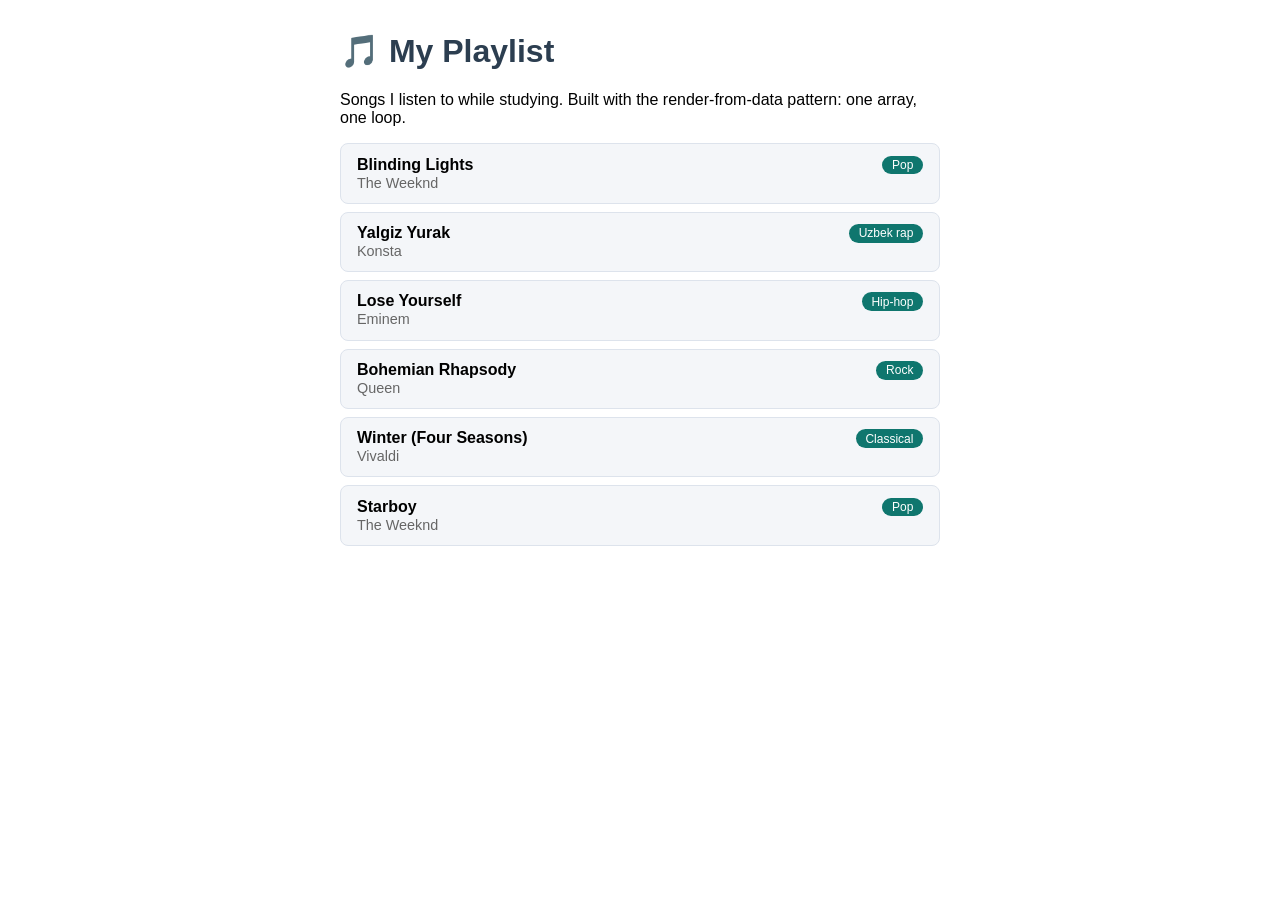
<file: playlist.html>
<!DOCTYPE html>
<html lang="en">
<head>
  <meta charset="UTF-8" />
  <meta name="viewport" content="width=device-width, initial-scale=1.0" />
  <title>My Playlist</title>
  <style>
    body { font-family: Arial, sans-serif; max-width: 600px; margin: 2rem auto; padding: 0 1rem; }
    h1 { color: #2c3e50; }
    ul { list-style: none; padding: 0; }
    li { background: #f4f6f9; border: 1px solid #dde3ec; border-radius: 8px;
         padding: 0.7rem 1rem; margin-bottom: 0.5rem; }
    .artist { color: #666; font-size: 0.9rem; }
    .genre { float: right; background: #0f766e; color: white; font-size: 0.75rem;
             padding: 0.15rem 0.6rem; border-radius: 999px; }
  </style>
</head>
<body>

  <h1>🎵 My Playlist</h1>
  <p>Songs I listen to while studying. Built with the render-from-data pattern: one array, one loop.</p>
  <ul id="playlist"></ul>

  <script>
    // the data: an array of song objects
    const songs = [
      { title: "Blinding Lights", artist: "The Weeknd", genre: "Pop" },
      { title: "Yalgiz Yurak", artist: "Konsta", genre: "Uzbek rap" },
      { title: "Lose Yourself", artist: "Eminem", genre: "Hip-hop" },
      { title: "Bohemian Rhapsody", artist: "Queen", genre: "Rock" },
      { title: "Winter (Four Seasons)", artist: "Vivaldi", genre: "Classical" },
      { title: "Starboy", artist: "The Weeknd", genre: "Pop" }
    ];

    // the loop: one <li> per song
    const list = document.getElementById("playlist");

    for (const song of songs) {
      const li = document.createElement("li");
      li.innerHTML = `<span class="genre">${song.genre}</span>
                      <b>${song.title}</b><br>
                      <span class="artist">${song.artist}</span>`;
      list.appendChild(li);
    }
  </script>

</body>
</html>
</file>
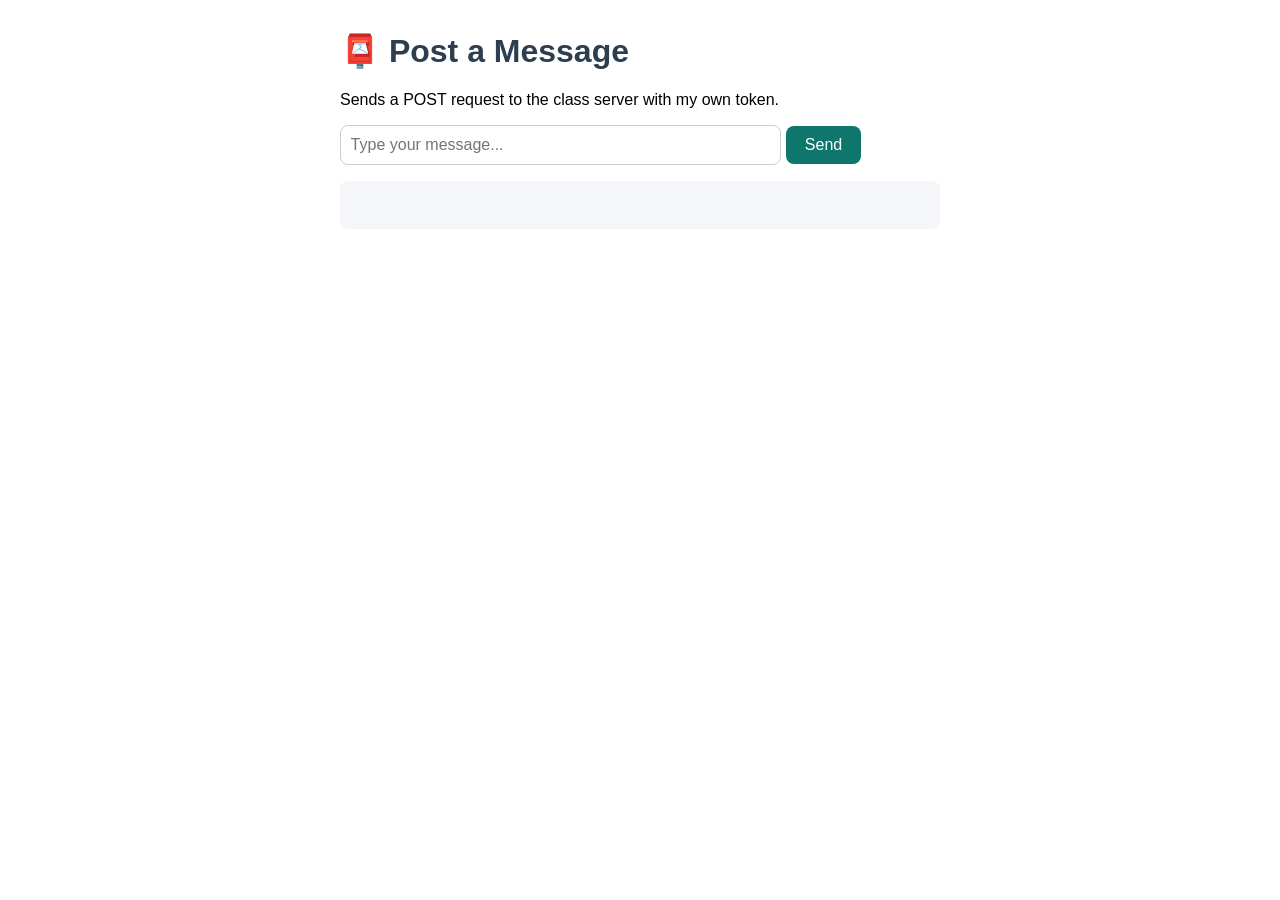
<file: post-message.html>
<!DOCTYPE html>
<html lang="en">
<head>
  <meta charset="UTF-8" />
  <meta name="viewport" content="width=device-width, initial-scale=1.0" />
  <title>Post a Message</title>
  <style>
    body { font-family: Arial, sans-serif; max-width: 600px; margin: 2rem auto; padding: 0 1rem; }
    h1 { color: #2c3e50; }
    input { width: 70%; padding: 0.6rem; border: 1px solid #ccc; border-radius: 8px; font-size: 1rem; }
    button { padding: 0.6rem 1.2rem; border: none; border-radius: 8px; background: #0f766e;
             color: white; font-size: 1rem; cursor: pointer; }
    button:hover { background: #0d5f59; }
    #result { margin-top: 1rem; padding: 0.8rem; border-radius: 8px; background: #f4f6f9; min-height: 1.4rem; }
    .error { color: #c0392b; }
  </style>
</head>
<body>

  <h1>📮 Post a Message</h1>
  <p>Sends a POST request to the class server with my own token.</p>

  <input type="text" id="messageInput" placeholder="Type your message..." />
  <button id="sendBtn">Send</button>

  <div id="result"></div>

  <script>
    const result = document.getElementById("result");

    async function postMessage(text) {
      result.textContent = "Sending...";
      try {
        const response = await fetch("https://oim.zhili.dev/message", {
          method: "POST",
          headers: {
            "Content-Type": "application/json",
            "X-Token": "MirbositMirbosit"
          },
          body: JSON.stringify({ message: text })
        });

        if (!response.ok) throw new Error("HTTP " + response.status);

        const data = await response.json();
        result.textContent = "Server replied: " + JSON.stringify(data);
      } catch (err) {
        result.innerHTML = '<span class="error">Something went wrong: ' + err.message + "</span>";
      }
    }

    document.getElementById("sendBtn").addEventListener("click", () => {
      const text = document.getElementById("messageInput").value.trim();
      if (text === "") {
        result.innerHTML = '<span class="error">Please type a message first.</span>';
        return;
      }
      postMessage(text);
    });
  </script>

</body>
</html>
</file>
<file: css/styles.css>
body {
  font-family: Arial, sans-serif;
  color: #333;
}

h1 {
  color: navy;
  font-size: 2em;
}

.highlight {
  background-color: yellow;
}

a:hover {
  color: red;
}
#main-title {
  text-align: center;
  border-bottom: 2px solid navy;
}

form {
  display: flex;
  flex-direction: column;
  max-width: 500px;
}

label {
  margin-top: 15px;
  font-weight: bold;
}

input, textarea {
  padding: 8px;
  margin-top: 5px;
  border: 1px solid #ccc;
  border-radius: 4px;
}

input:focus, textarea:focus {
  border-color: navy;
  outline: none;
}

button {
  margin-top: 20px;
  padding: 10px;
  background-color: navy;
  color: white;
  border: none;
  border-radius: 4px;
  cursor: pointer;
}

button:hover {
  background-color: #003366;
}
</file>
